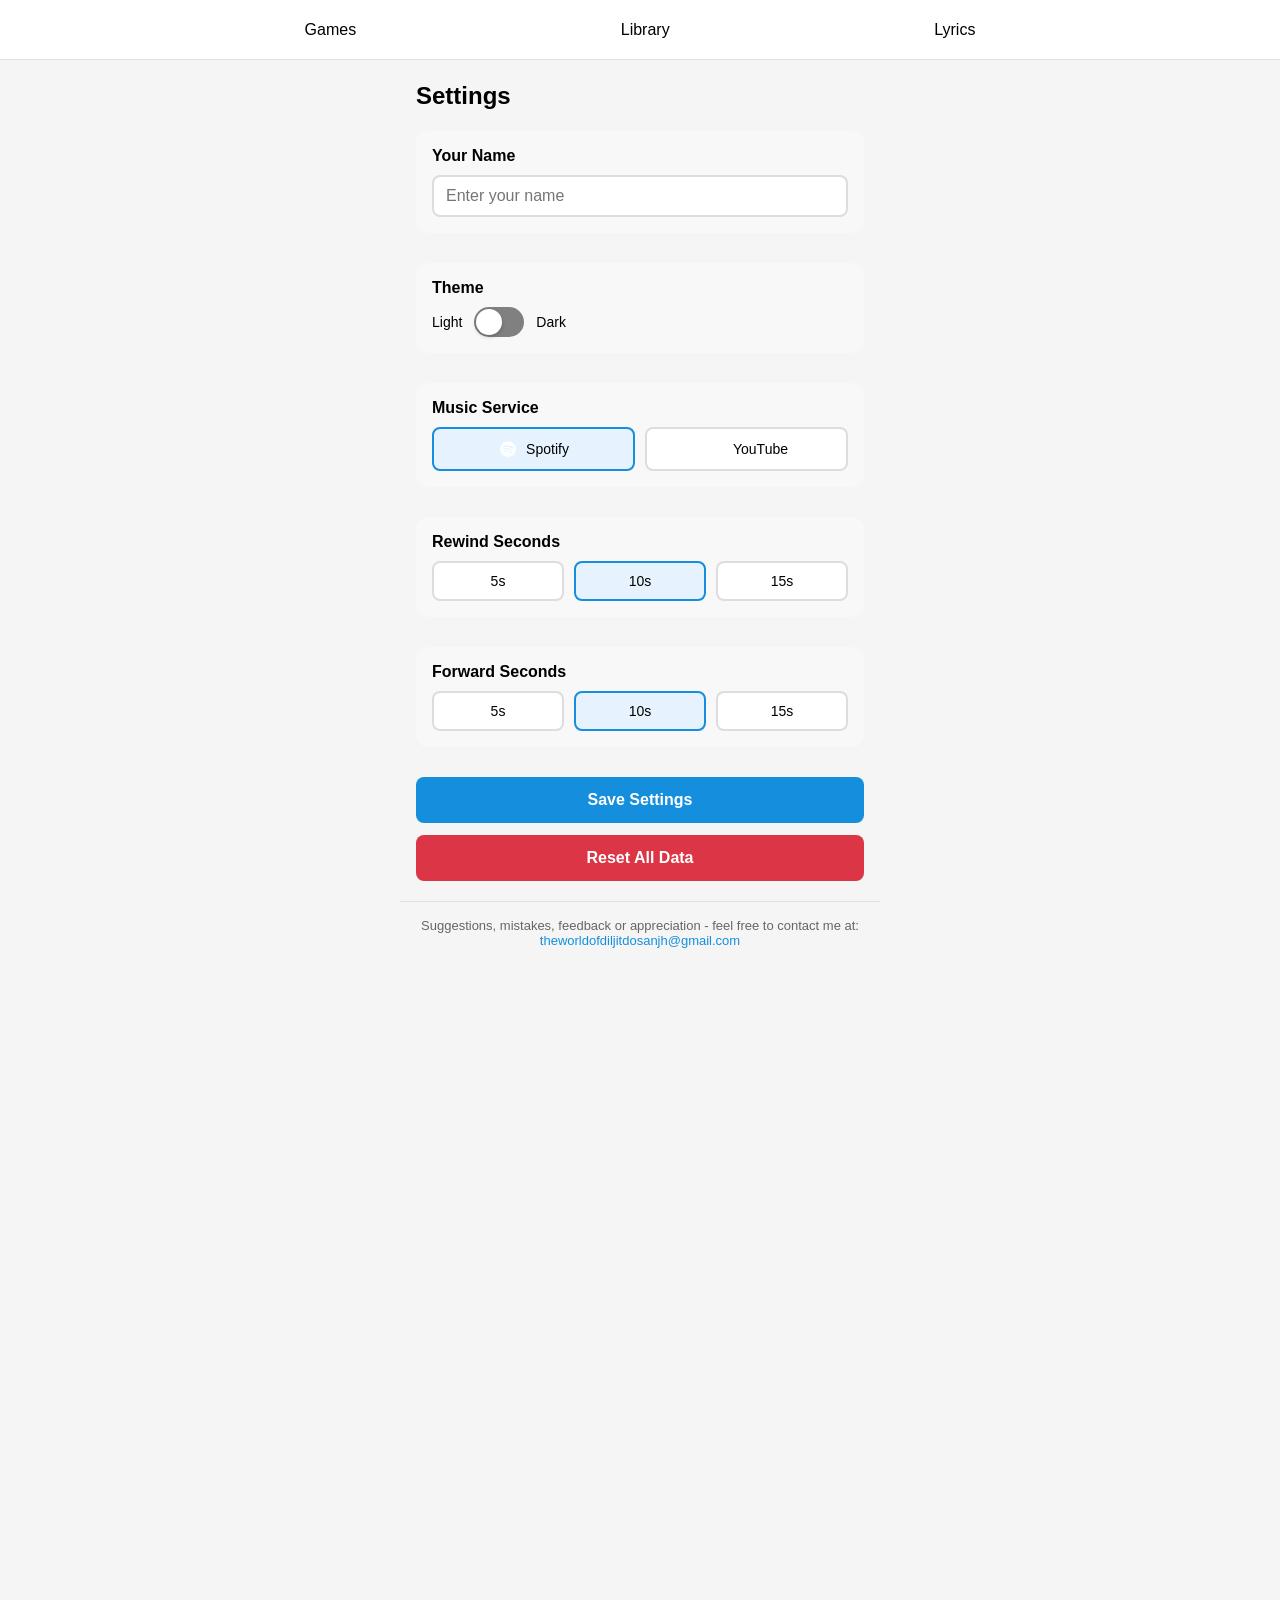
<file: index.html>
<!DOCTYPE html>
<html>
<head>
    <title>World of Diljit Dosanjh</title>
    <meta charset="UTF-8">
    <meta name="viewport" content="width=device-width, initial-scale=1.0">
    <meta http-equiv="refresh" content="0; url=mobile/index.html">
    <style>
        body {
            margin: 0;
            height: 100vh;
            display: flex;
            justify-content: center;
            align-items: center;
            flex-direction: column;
            font-family: Arial, sans-serif;
            background: #121212;
            color: #ffffff;
        }
        .loader {
            border: 4px solid #f3f3f3;
            border-top: 4px solid #158edd;
            border-radius: 50%;
            width: 40px;
            height: 40px;
            animation: spin 1s linear infinite;
            margin-bottom: 20px;
        }
        @keyframes spin {
            0% { transform: rotate(0deg); }
            100% { transform: rotate(360deg); }
        }
        a {
            color: #158edd;
            text-decoration: none;
        }
        a:hover {
            text-decoration: underline;
        }
    </style>
</head>
<body>
    <div class="loader"></div>
    <h2>Loading The World of Diljit Dosanjh...</h2>
    <p>If you are not redirected automatically, <a href="mobile/index.html">click here</a>.</p>
</body>
</html>
</file>
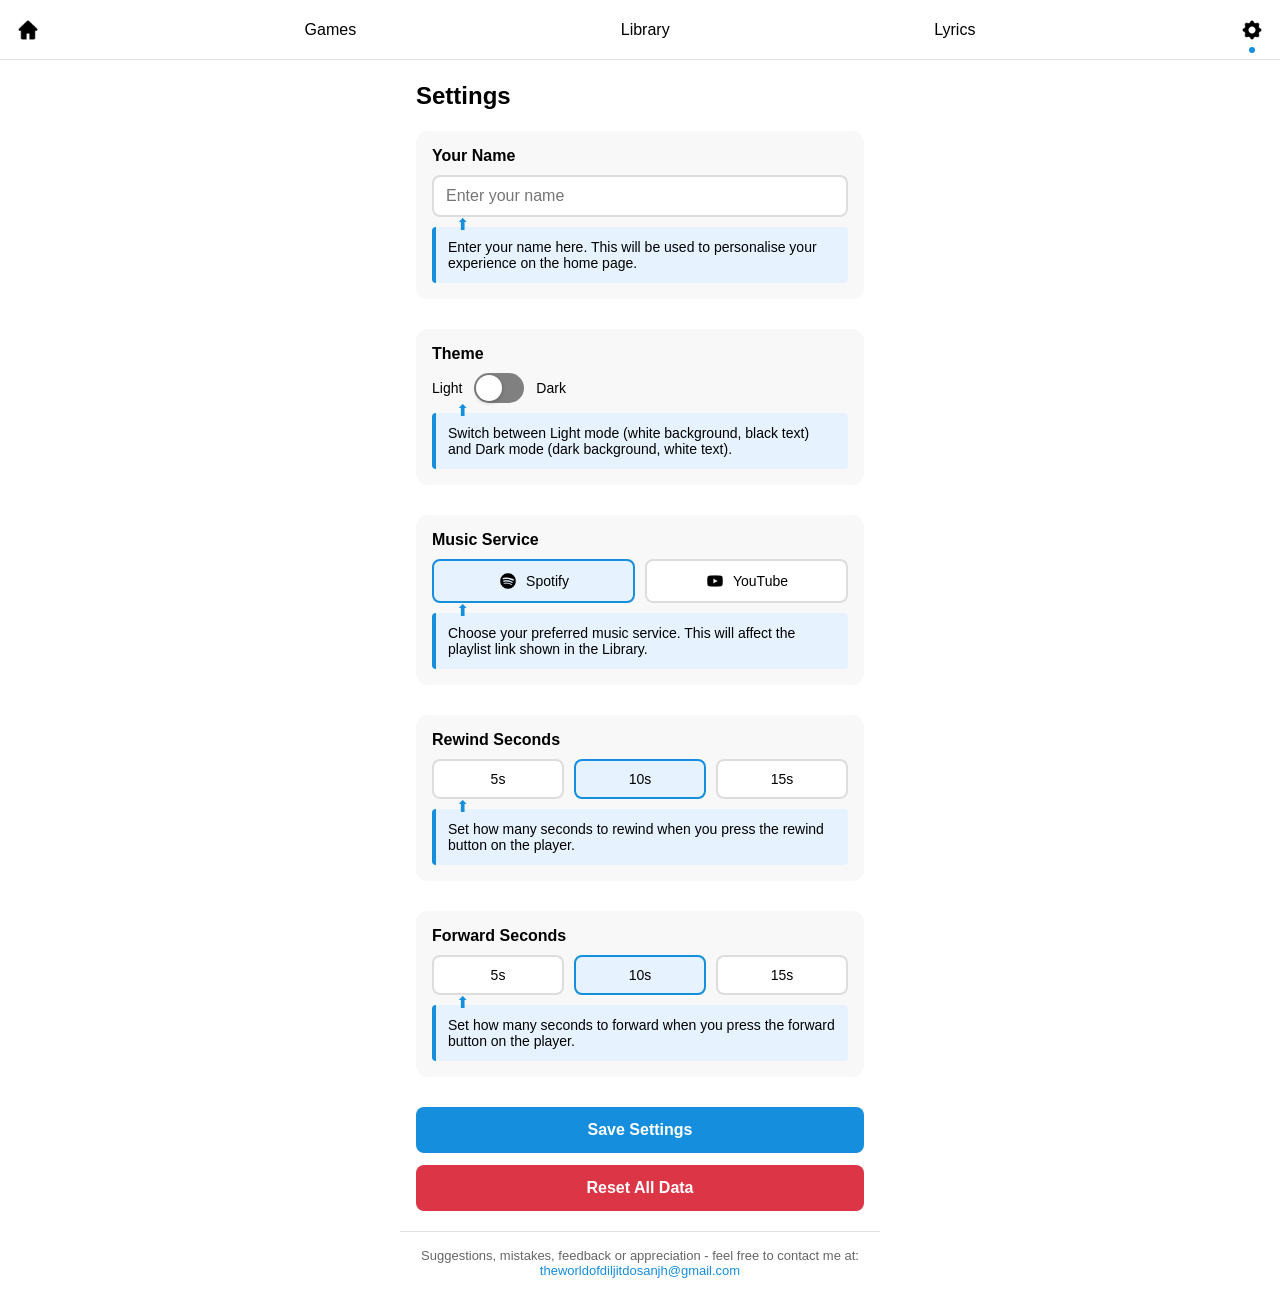
<file: mobile/index.html>
<!-- ============================================ -->
<!-- MOBILE VERSION - INDEX.HTML                   -->
<!-- ============================================ -->

<!DOCTYPE html>
<html lang="en">
<head>
    <meta charset="UTF-8">
    <meta name="viewport" content="width=device-width, initial-scale=1.0, maximum-scale=1.0, user-scalable=no">
    <title>World of Diljit Dosanjh</title>
    <link rel="stylesheet" href="style.css">
</head>
<body class="no-player">
    <!-- Sticky Header -->
    <header>
        <nav>
            <a href="index.html" class="nav-item active-text" data-page="home">
                <img src="images/icons/home.png" alt="Home" class="nav-icon">
            </a>
            <a href="main.html#games" class="nav-item" data-page="games">Games</a>
            <a href="main.html#library" class="nav-item" data-page="library">Library</a>
            <a href="main.html#lyrics" class="nav-item" data-page="lyrics">Lyrics</a>
            <a href="settings.html" class="nav-item" data-page="settings">
                <img src="images/icons/settings.png" alt="Settings" class="nav-icon">
            </a>
            <!-- Sliding dot for all header items -->
            <div class="slider-dot" id="slider-dot"></div>
        </nav>
    </header>

    <!-- Main Content -->
    <main>
        <section id="home-content">
            <div class="welcome-container">
                <h1>Welcome, <span id="user-name-display">Fan</span>, to</h1>
                <h1 class="website-title">The World of Diljit Dosanjh</h1>
            </div>
            
            <div class="content-block">
                <p>Diljit Dosanjh is a Punjabi singer, actor, and television personality. Known for his powerful voice and charismatic stage presence, he has become one of the most prominent figures in Punjabi music and cinema. With a career spanning over two decades, Diljit has released numerous hit albums and starred in critically acclaimed films, earning him a devoted global fanbase.</p>
            </div>
            
            <div class="content-block image-block">
                <img src="images/diljit.jpg" alt="Diljit Dosanjh" class="home-image">
            </div>
            
            <div class="content-block">
                <h2>About Me</h2>
                <p>I am his 7th biggest listener globally, in his top 0.001% of listeners, and have Diljit as my most streamed artist of all time.</p>
            </div>
            
            <div class="content-block image-block">
                <img src="images/proof.jpg" alt="Proof of 7th biggest listener" class="home-image">
            </div>
        </section>
    </main>

    <!-- Footer - Home Page Only -->
    <footer>
        <div class="footer-content">
            <p>Suggestions, mistakes, feedback or appreciation - feel free to contact me at: <a href="mailto:theworldofdiljitdosanjh@gmail.com">theworldofdiljitdosanjh@gmail.com</a></p>
        </div>
    </footer>

    <!-- Alert Popup - Single Button -->
    <div id="alert-overlay">
        <div id="alert-box">
            <p id="alert-message"></p>
            <div id="alert-buttons">
                <button id="alert-ok">OK</button>
            </div>
        </div>
    </div>

    <!-- Confirm Popup - Two Button -->
    <div id="confirm-overlay">
        <div id="confirm-box">
            <p id="confirm-message"></p>
            <div id="confirm-buttons">
                <button id="confirm-yes">Yes</button>
                <button id="confirm-no">No</button>
            </div>
        </div>
    </div>

    <script src="script.js"></script>
</body>
</html>
</file>
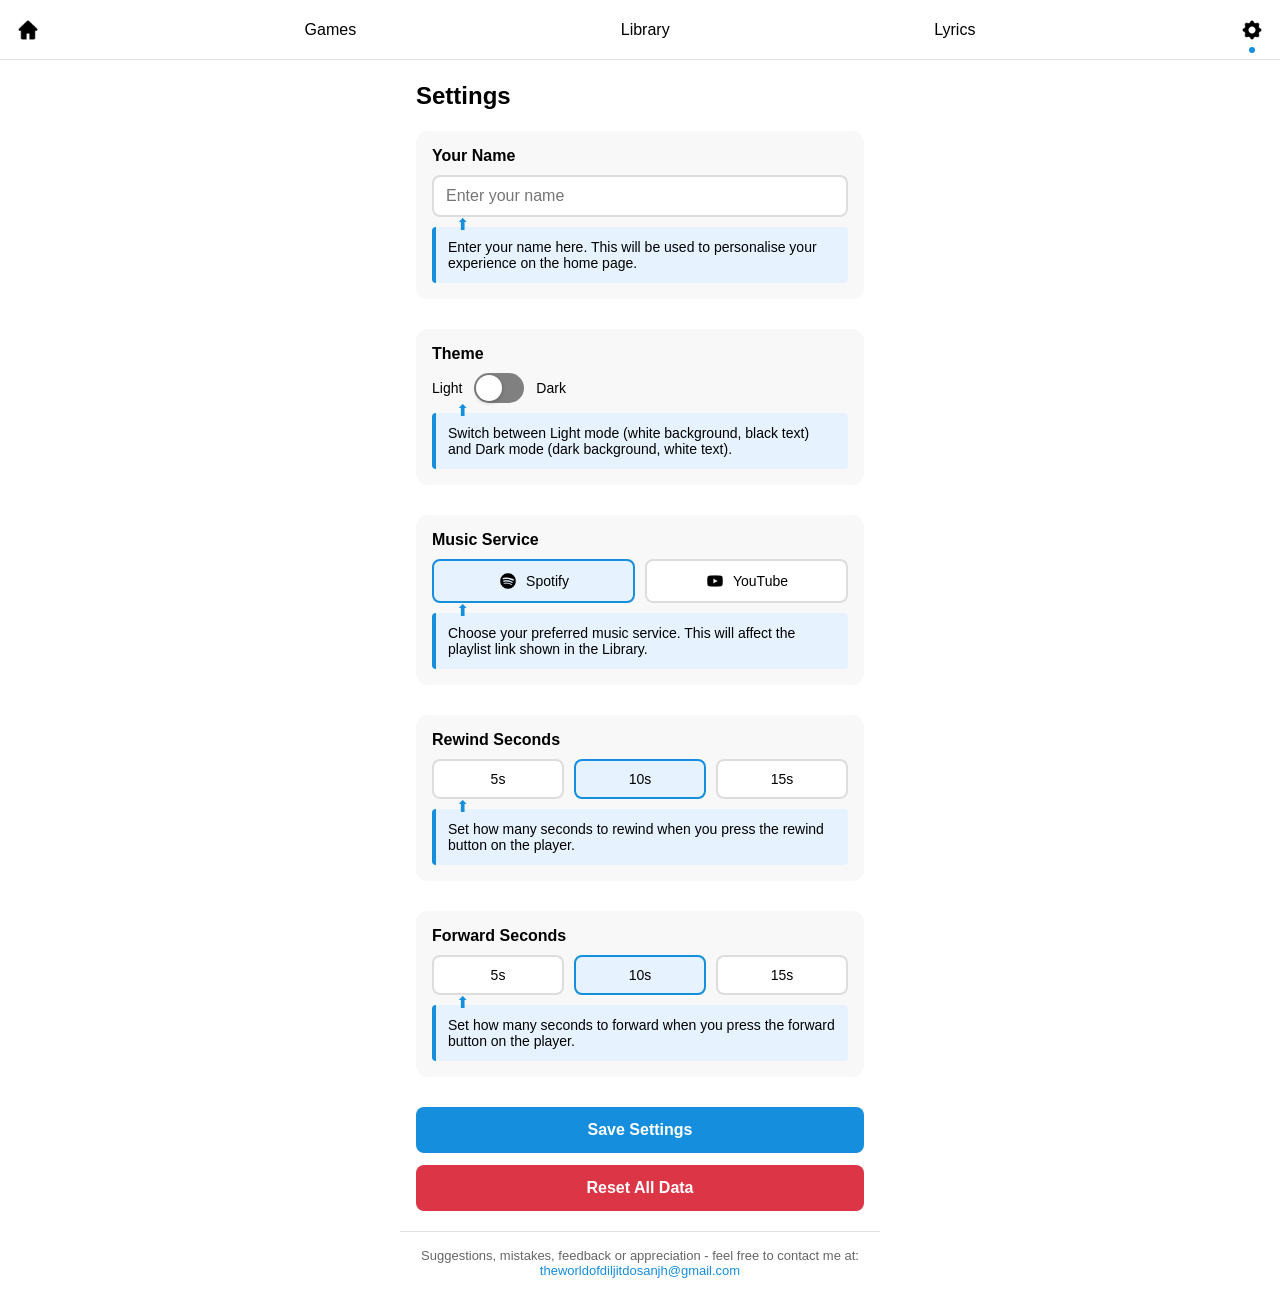
<file: mobile/main.html>
<!-- ============================================ -->
<!-- MOBILE VERSION - MAIN.HTML                   -->
<!-- ============================================ -->

<!DOCTYPE html>
<html lang="en">
<head>
    <meta charset="UTF-8">
    <meta name="viewport" content="width=device-width, initial-scale=1.0, maximum-scale=1.0, user-scalable=no">
    <title>Main - World of Diljit Dosanjh</title>
    <link rel="stylesheet" href="style.css">
</head>
<body class="has-player">
    <!-- Sticky Header -->
    <header>
        <nav>
            <a href="index.html" class="nav-item" data-page="home">
                <img src="images/icons/home.png" alt="Home" class="nav-icon">
            </a>
            <a href="#games" class="nav-item active-text" data-page="games">Games</a>
            <a href="#library" class="nav-item" data-page="library">Library</a>
            <a href="#lyrics" class="nav-item" data-page="lyrics">Lyrics</a>
            <a href="settings.html" class="nav-item" data-page="settings">
                <img src="images/icons/settings.png" alt="Settings" class="nav-icon">
            </a>
            <!-- Sliding dot for all header items -->
            <div class="slider-dot" id="slider-dot"></div>
        </nav>
    </header>

    <!-- Main Content -->
    <main>
        <!-- Games Section -->
        <section id="games" class="page-section active">
            <h2>Games</h2>
            <div id="games-container">
                <!-- Game boxes will be dynamically generated -->
                <p>Games coming soon...</p>
            </div>
        </section>

        <!-- Library Section -->
        <section id="library" class="page-section">
            <h2>Library</h2>
            <div id="library-container">
                <a href="#" id="playlist-link" target="_blank">Open playlist in Spotify</a>
                
                <div class="search-container">
                    <div class="search-input-wrapper">
                        <input type="text" id="search-input" placeholder="Search...">
                        <button type="button" id="search-clear" class="search-clear-btn">×</button>
                    </div>
                    <div class="search-dropdown" id="search-dropdown">
                        <button class="dropdown-toggle" id="search-toggle">
                            <span id="search-type-label">Search</span>
                            <img src="images/icons/dropdown.png" alt="Dropdown" class="dropdown-icon">
                        </button>
                        <ul class="dropdown-menu" id="search-menu">
                            <li data-search-type="song">Song</li>
                            <li data-search-type="album">Album</li>
                        </ul>
                    </div>
                    <div class="search-dropdown" id="sort-dropdown">
                        <button class="dropdown-toggle" id="sort-toggle">
                            <span id="sort-type-label">Sort</span>
                            <img src="images/icons/dropdown.png" alt="Dropdown" class="dropdown-icon">
                        </button>
                        <ul class="dropdown-menu" id="sort-menu">
                            <li data-sort-type="name">Name</li>
                            <li data-sort-type="date">Date</li>
                        </ul>
                    </div>
                </div>

                <div id="album-list">
                    <!-- Albums will be dynamically generated -->
                    <p>No songs loaded yet.</p>
                </div>
            </div>
        </section>

        <!-- Lyrics Section -->
        <section id="lyrics" class="page-section">
            <h2 id="lyrics-song-title">Select a song first</h2>
            <div class="lyrics-controls">
                <span class="sync-label">Autoscroll</span>
                <button type="button" class="info-icon" id="sync-info">i</button>
                <div class="toggle-switch" id="sync-toggle">
                    <div class="toggle-knob"></div>
                </div>
                <div class="info-box" id="sync-info-box">
                    <p><strong>Autoscroll ON</strong></p>
                    <p>Lyrics stay focused on the current line. Scrolling and tapping are disabled.</p>
                    <p><strong>Autoscroll OFF</strong></p>
                    <p>You can scroll freely. Tap any line to jump to that part of the song.</p>
                </div>
            </div>
            <div id="lyrics-container">
                <p id="lyrics-text">Select a song from the Library to see lyrics here.</p>
            </div>
        </section>
    </main>

    <!-- Player Controls - Only on main.html -->
    <div id="player-wrapper">
        <!-- Progress Bar - Top edge of player -->
        <div id="progress-wrapper">
            <div id="progress-border-fill"></div>
            <div id="progress-dot"></div>
        </div>
        <div id="player-controls">
            <!-- Top Row: Time | Song Name | Duration -->
            <div class="player-row-top">
                <span id="current-time">0:00</span>
                <span id="current-song-name">-</span>
                <span id="song-duration">0:00</span>
            </div>
            <!-- Bottom Row: Shuffle | Prev | Rew | Play | Fwd | Next | Loop -->
            <div class="player-row-bottom">
                <button id="shuffle-btn" class="player-btn">
                    <img src="images/icons/shuffle-off.png" alt="Shuffle" id="shuffle-icon">
                </button>
                <button id="prev-btn" class="player-btn">
                    <img src="images/icons/previous.png" alt="Previous">
                </button>
                <button id="rewind-btn" class="player-btn">
                    <img src="images/icons/rewind.png" alt="Rewind">
                </button>
                <button id="play-btn" class="player-btn play-btn-large">
                    <img src="images/icons/play.png" alt="Play" id="play-icon">
                </button>
                <button id="forward-btn" class="player-btn">
                    <img src="images/icons/forward.png" alt="Forward">
                </button>
                <button id="next-btn" class="player-btn">
                    <img src="images/icons/next.png" alt="Next">
                </button>
                <button id="loop-btn" class="player-btn">
                    <img src="images/icons/loop-off.png" alt="Loop" id="loop-icon">
                </button>
            </div>
        </div>
    </div>

    <!-- Popup - Music Stop Warning -->
    <div id="popup-overlay">
        <div id="popup-box">
            <p id="popup-message">Music will stop playing. Are you sure you want to leave?</p>
            <div id="popup-buttons">
                <button id="popup-continue">Continue</button>
                <button id="popup-stay">Stay</button>
            </div>
        </div>
    </div>

    <!-- Alert Popup - Single Button -->
    <div id="alert-overlay">
        <div id="alert-box">
            <p id="alert-message"></p>
            <div id="alert-buttons">
                <button id="alert-ok">OK</button>
            </div>
        </div>
    </div>

    <!-- Confirm Popup - Two Button -->
    <div id="confirm-overlay">
        <div id="confirm-box">
            <p id="confirm-message"></p>
            <div id="confirm-buttons">
                <button id="confirm-yes">Yes</button>
                <button id="confirm-no">No</button>
            </div>
        </div>
    </div>

    <script src="script.js"></script>
</body>
</html>
</file>
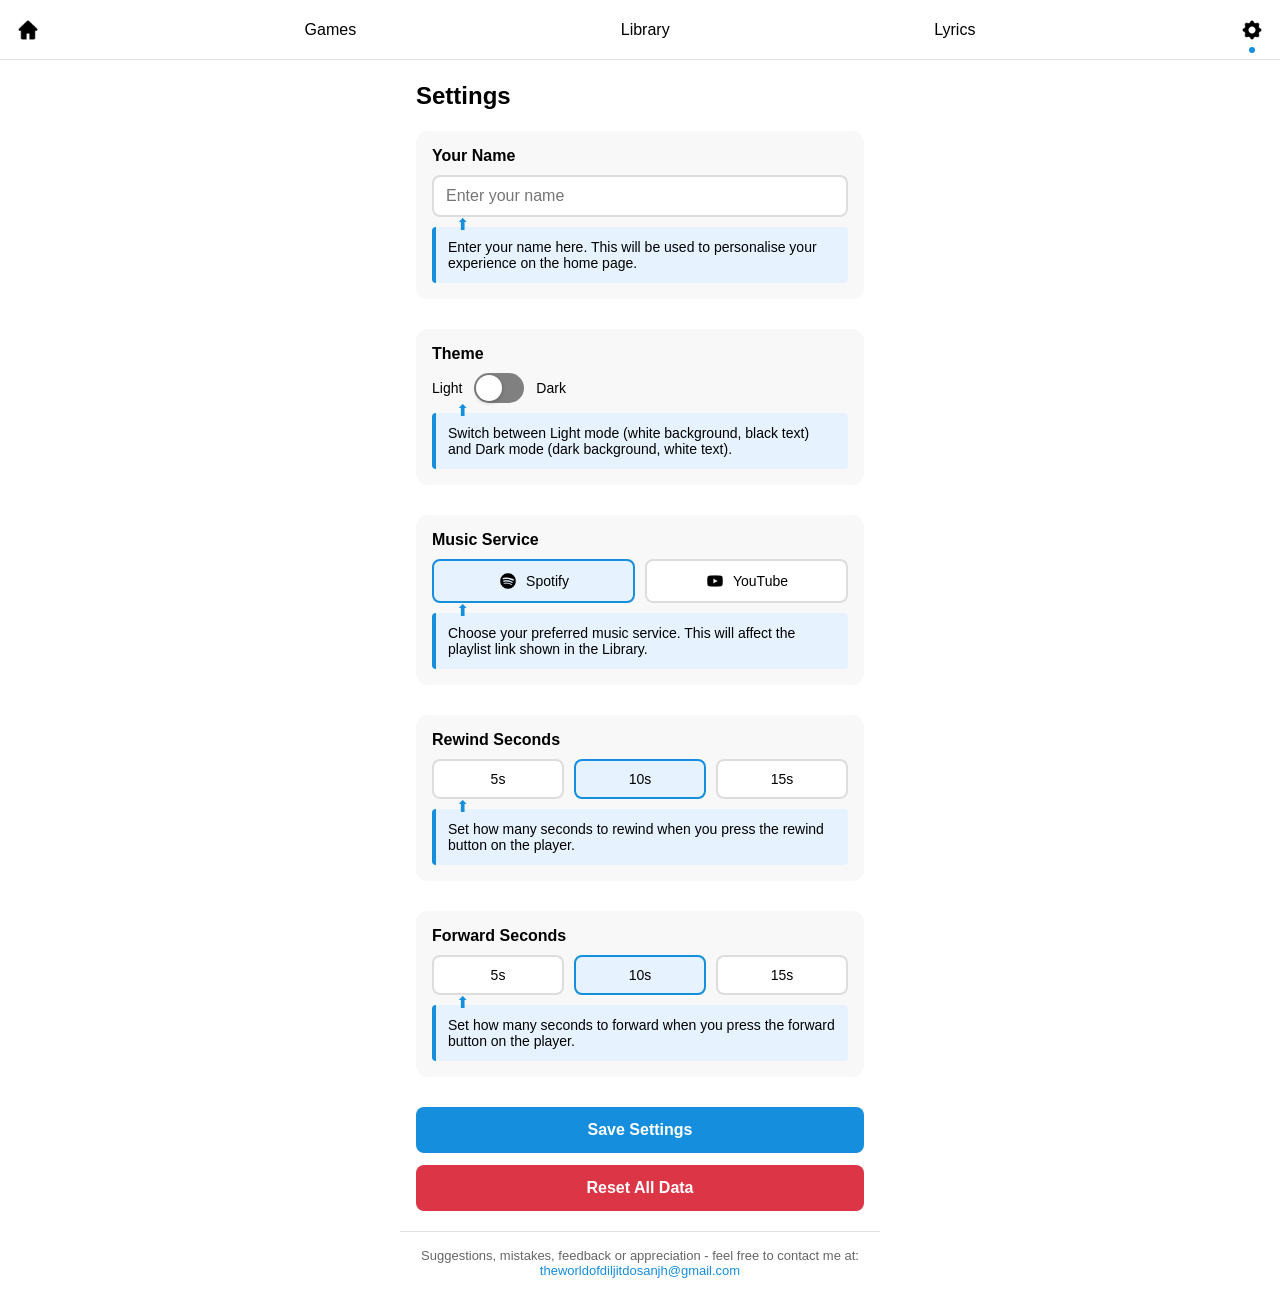
<file: mobile/settings.html>
<!-- ============================================ -->
<!-- MOBILE VERSION - SETTINGS.HTML               -->
<!-- ============================================ -->

<!DOCTYPE html>
<html lang="en">
<head>
    <meta charset="UTF-8">
    <meta name="viewport" content="width=device-width, initial-scale=1.0, maximum-scale=1.0, user-scalable=no">
    <title>Settings - World of Diljit Dosanjh</title>
    <link rel="stylesheet" href="style.css">
</head>
<body class="no-player">
    <!-- Sticky Header -->
    <header>
        <nav>
            <a href="index.html" class="nav-item" data-page="home">
                <img src="images/icons/home.png" alt="Home" class="nav-icon">
            </a>
            <a href="main.html#games" class="nav-item" data-page="games">Games</a>
            <a href="main.html#library" class="nav-item" data-page="library">Library</a>
            <a href="main.html#lyrics" class="nav-item" data-page="lyrics">Lyrics</a>
            <a href="settings.html" class="nav-item active-text" data-page="settings">
                <img src="images/icons/settings.png" alt="Settings" class="nav-icon">
            </a>
            <!-- Sliding dot for all header items -->
            <div class="slider-dot" id="slider-dot"></div>
        </nav>
    </header>

    <!-- Main Content -->
    <main>
        <section id="settings-content">
            <h1>Settings</h1>
            
            <div class="settings-group" id="name-setting">
                <label for="user-name">Your Name</label>
                <input type="text" id="user-name" placeholder="Enter your name" required>
                <div class="help-box" id="help-name">
                    <span class="help-arrow">⬆</span>
                    <p>Enter your name here. This will be used to personalise your experience on the home page.</p>
                </div>
            </div>

            <div class="settings-group" id="theme-setting">
                <label>Theme</label>
                <div class="toggle-container">
                    <span class="toggle-label">Light</span>
                    <div class="toggle-switch" id="theme-toggle">
                        <div class="toggle-knob"></div>
                    </div>
                    <span class="toggle-label">Dark</span>
                </div>
                <div class="help-box" id="help-theme">
                    <span class="help-arrow">⬆</span>
                    <p>Switch between Light mode (white background, black text) and Dark mode (dark background, white text).</p>
                </div>
            </div>

            <div class="settings-group" id="service-setting">
                <label>Music Service</label>
                <div class="service-selector">
                    <button class="service-btn active" data-service="spotify">
                        <img src="images/icons/spotify.png" alt="Spotify" class="service-icon">
                        Spotify
                    </button>
                    <button class="service-btn" data-service="youtube">
                        <img src="images/icons/youtube.png" alt="YouTube" class="service-icon">
                        YouTube
                    </button>
                </div>
                <div class="help-box" id="help-service">
                    <span class="help-arrow">⬆</span>
                    <p>Choose your preferred music service. This will affect the playlist link shown in the Library.</p>
                </div>
            </div>

            <div class="settings-group" id="rewind-setting">
                <label>Rewind Seconds</label>
                <div class="seconds-selector">
                    <button class="sec-btn" data-seconds="5">5s</button>
                    <button class="sec-btn active" data-seconds="10">10s</button>
                    <button class="sec-btn" data-seconds="15">15s</button>
                </div>
                <div class="help-box" id="help-rewind">
                    <span class="help-arrow">⬆</span>
                    <p>Set how many seconds to rewind when you press the rewind button on the player.</p>
                </div>
            </div>

            <div class="settings-group" id="forward-setting">
                <label>Forward Seconds</label>
                <div class="seconds-selector">
                    <button class="sec-btn" data-seconds="5">5s</button>
                    <button class="sec-btn active" data-seconds="10">10s</button>
                    <button class="sec-btn" data-seconds="15">15s</button>
                </div>
                <div class="help-box" id="help-forward">
                    <span class="help-arrow">⬆</span>
                    <p>Set how many seconds to forward when you press the forward button on the player.</p>
                </div>
            </div>

            <div class="settings-actions">
                <button id="save-settings" class="btn-primary">Save Settings</button>
                <button id="reset-settings" class="btn-danger">Reset All Data</button>
            </div>
        </section>
    </main>

    <!-- Footer - Settings Page Only -->
    <footer>
        <div class="footer-content">
            <p>Suggestions, mistakes, feedback or appreciation - feel free to contact me at: <a href="mailto:theworldofdiljitdosanjh@gmail.com">theworldofdiljitdosanjh@gmail.com</a></p>
        </div>
    </footer>

    <!-- Alert Popup - Single Button -->
    <div id="alert-overlay">
        <div id="alert-box">
            <p id="alert-message"></p>
            <div id="alert-buttons">
                <button id="alert-ok">OK</button>
            </div>
        </div>
    </div>

    <!-- Confirm Popup - Two Button -->
    <div id="confirm-overlay">
        <div id="confirm-box">
            <p id="confirm-message"></p>
            <div id="confirm-buttons">
                <button id="confirm-yes">Yes</button>
                <button id="confirm-no">No</button>
            </div>
        </div>
    </div>

    <script src="script.js"></script>
</body>
</html>
</file>
<file: mobile/style.css>
/* ============================================ */
/* MOBILE VERSION - STYLE.CSS                   */
/* ============================================ */

/* Reset and Base Styles */
* {
    margin: 0;
    padding: 0;
    box-sizing: border-box;
}

html, body {
    width: 100%;
    overflow-x: hidden;
    font-family: -apple-system, BlinkMacSystemFont, 'Segoe UI', Roboto, Oxygen, Ubuntu, sans-serif;
    background-color: #f5f5f5;
    color: #000000;
    min-height: 100vh;
    transition: background-color 0.3s, color 0.3s;
}

/* Pages with player (main.html) need padding */
body.has-player {
    padding-top: 60px;
    padding-bottom: 120px;
}

/* Pages without player (index.html, settings.html) */
body.no-player {
    padding-top: 60px;
    padding-bottom: 0;
    display: flex;
    flex-direction: column;
}

/* Light Mode (Default) */
body.light-mode {
    background-color: #ffffff;
    color: #000000;
}

body.light-mode header {
    background-color: #ffffff;
    border-bottom: 1px solid #e0e0e0;
}

body.light-mode .nav-item {
    color: #000000;
}

body.light-mode .nav-icon {
    filter: invert(1);
}

body.light-mode #player-controls {
    background-color: #ffffff;
}

body.light-mode .player-btn img {
    filter: invert(1);
}

body.light-mode .help-box {
    background-color: #e6f3ff;
    border-left: 4px solid #158edd;
    color: #000000;
}

body.light-mode .slider-dot {
    background-color: #158edd;
}

body.light-mode #progress-wrapper {
    background-color: #e0e0e0;
}

body.light-mode #progress-border-fill {
    background-color: #000000;
}

body.light-mode #progress-dot {
    background-color: #000000;
    border: 2px solid #ffffff;
}

/* Dark Mode */
body.dark-mode {
    background-color: #1a1a1a;
    color: #ffffff;
}

body.dark-mode header {
    background-color: #1a1a1a;
    border-bottom: 1px solid #333333;
}

body.dark-mode .nav-item {
    color: #ffffff;
}

body.dark-mode #player-controls {
    background-color: #1a1a1a;
}

body.dark-mode .help-box {
    background-color: #1a3a5a;
    border-left: 4px solid #158edd;
    color: #ffffff;
}

body.dark-mode .slider-dot {
    background-color: #158edd;
}

body.dark-mode #progress-wrapper {
    background-color: #444444;
}

body.dark-mode #progress-border-fill {
    background-color: #ffffff;
}

body.dark-mode #progress-dot {
    background-color: #ffffff;
    border: 2px solid #1a1a1a;
}

/* Sticky Header */
header {
    position: fixed;
    top: 0;
    left: 0;
    right: 0;
    z-index: 1000;
    background-color: #ffffff;
    border-bottom: 1px solid #e0e0e0;
    height: 60px;
    display: flex;
    align-items: center;
    transition: background-color 0.3s, border-color 0.3s;
    max-width: 100vw;
}

nav {
    display: flex;
    align-items: center;
    justify-content: space-between;
    width: 100%;
    padding: 0 16px;
    height: 100%;
    position: relative;
}

.nav-item {
    text-decoration: none;
    font-size: 16px;
    font-weight: 500;
    color: #000000;
    position: relative;
    padding: 4px 0;
    display: flex;
    align-items: center;
    justify-content: center;
    transition: color 0.3s;
    white-space: nowrap;
}

.nav-icon {
    width: 24px;
    height: 24px;
    display: block;
}

/* Active color for text items */
.nav-item.active-text {
    color: #158edd;
}

/* Sliding Dot - Moves between ALL header items */
.slider-dot {
    position: absolute;
    bottom: 6px;
    width: 6px;
    height: 6px;
    border-radius: 50%;
    background-color: #158edd;
    transition: left 0.3s cubic-bezier(0.25, 0.46, 0.45, 0.94);
    display: none;
    pointer-events: none;
    z-index: 1;
}

.slider-dot.visible {
    display: block;
}

/* Remove individual dots from nav items - they're all handled by slider now */
.nav-item .active-dot {
    display: none !important;
}

/* Main Content */
main {
    max-width: 480px;
    margin: 0 auto;
    padding: 20px 16px;
    width: 100%;
    overflow-x: visible;
    flex: 1;
}

h1, h2 {
    margin-bottom: 20px;
    font-weight: 600;
}

h1 {
    font-size: 24px;
    line-height: 1.3;
}

h2 {
    font-size: 20px;
}

/* Home Page Styles */
.welcome-container {
    text-align: center;
    margin-bottom: 30px;
}

.welcome-container h1 {
    margin-bottom: 4px;
}

.website-title {
    color: #158edd;
    font-size: 28px;
    letter-spacing: 1px;
}

#user-name-display {
    font-weight: 600;
}

.content-block {
    margin-bottom: 30px;
}

.content-block p {
    line-height: 1.6;
    font-size: 16px;
}

.image-block {
    text-align: center;
}

.home-image {
    max-width: 100%;
    height: auto;
    border-radius: 12px;
    box-shadow: 0 4px 12px rgba(0,0,0,0.1);
}

/* Footer - Home and Settings Pages */
footer {
    text-align: center;
    padding: 16px 16px 12px;
    color: #666666;
    font-size: 13px;
    border-top: 1px solid #e0e0e0;
    width: 100%;
    max-width: 480px;
    margin: 0 auto;
    flex-shrink: 0;
    background-color: inherit;
}

footer a {
    color: #158edd;
    text-decoration: none;
}

footer a:hover {
    text-decoration: underline;
}

body.dark-mode footer {
    color: #888888;
    border-top-color: #333333;
}

body.dark-mode footer a {
    color: #158edd;
}

/* Settings Page Styles */
.settings-group {
    margin-bottom: 30px;
    padding: 16px;
    background-color: #f8f8f8;
    border-radius: 12px;
    position: relative;
}

body.dark-mode .settings-group {
    background-color: #2a2a2a;
}

.settings-group label {
    display: block;
    font-weight: 600;
    margin-bottom: 10px;
    font-size: 16px;
}

.settings-group input[type="text"] {
    width: 100%;
    padding: 10px 12px;
    border: 2px solid #ddd;
    border-radius: 8px;
    font-size: 16px;
    background-color: #ffffff;
    color: #000000;
}

body.dark-mode .settings-group input[type="text"] {
    background-color: #333333;
    color: #ffffff;
    border-color: #555555;
}

/* Toggle Switch */
.toggle-container {
    display: flex;
    align-items: center;
    gap: 12px;
}

.toggle-switch {
    width: 50px;
    height: 30px;
    background-color: #808080;
    border-radius: 15px;
    cursor: pointer;
    position: relative;
    transition: background-color 0.3s;
    flex-shrink: 0;
}

.toggle-switch.active {
    background-color: #158edd;
}

.toggle-knob {
    width: 26px;
    height: 26px;
    background-color: #ffffff;
    border-radius: 50%;
    position: absolute;
    top: 2px;
    left: 2px;
    transition: transform 0.3s;
    box-shadow: 0 2px 4px rgba(0,0,0,0.2);
}

.toggle-switch.active .toggle-knob {
    transform: translateX(20px);
}

.toggle-label {
    font-size: 14px;
}

/* Service Selector */
.service-selector {
    display: flex;
    gap: 10px;
}

.service-btn {
    flex: 1;
    padding: 10px;
    border: 2px solid #ddd;
    border-radius: 8px;
    background-color: #ffffff;
    cursor: pointer;
    display: flex;
    align-items: center;
    justify-content: center;
    gap: 8px;
    font-size: 14px;
    font-weight: 500;
    transition: all 0.3s;
}

body.dark-mode .service-btn {
    background-color: #333333;
    border-color: #555555;
    color: #ffffff;
}

.service-btn.active {
    border-color: #158edd;
    background-color: #e6f3ff;
}

body.dark-mode .service-btn.active {
    background-color: #1a3a5a;
}

.service-icon {
    width: 20px;
    height: 20px;
}

body.light-mode .service-icon {
    filter: invert(1);
}

/* Seconds Selector */
.seconds-selector {
    display: flex;
    gap: 10px;
}

.sec-btn {
    flex: 1;
    padding: 10px;
    border: 2px solid #ddd;
    border-radius: 8px;
    background-color: #ffffff;
    cursor: pointer;
    font-size: 14px;
    font-weight: 500;
    transition: all 0.3s;
}

body.dark-mode .sec-btn {
    background-color: #333333;
    border-color: #555555;
    color: #ffffff;
}

.sec-btn.active {
    border-color: #158edd;
    background-color: #e6f3ff;
}

body.dark-mode .sec-btn.active {
    background-color: #1a3a5a;
}

/* Settings Actions */
.settings-actions {
    display: flex;
    flex-direction: column;
    gap: 12px;
    margin-top: 20px;
}

.btn-primary, .btn-danger {
    padding: 14px;
    border: none;
    border-radius: 8px;
    font-size: 16px;
    font-weight: 600;
    cursor: pointer;
    transition: opacity 0.3s;
}

.btn-primary {
    background-color: #158edd;
    color: #ffffff;
}

.btn-primary:hover {
    opacity: 0.9;
}

.btn-danger {
    background-color: #dc3545;
    color: #ffffff;
}

.btn-danger:hover {
    opacity: 0.9;
}

/* Help Boxes */
.help-box {
    background-color: #e6f3ff;
    border-left: 4px solid #158edd;
    padding: 12px;
    margin-top: 10px;
    border-radius: 4px;
    position: relative;
    font-size: 14px;
    display: none;
}

.help-box.visible {
    display: block;
}

.help-box .help-arrow {
    position: absolute;
    top: -12px;
    left: 20px;
    font-size: 16px;
    color: #158edd;
}

body.dark-mode .help-box {
    background-color: #1a3a5a;
    border-left-color: #158edd;
    color: #ffffff;
}

body.dark-mode .help-box .help-arrow {
    color: #158edd;
}

/* Main Page Sections */
.page-section {
    display: none;
}

.page-section.active {
    display: block;
}

/* ============================================ */
/* PLAYER WRAPPER - Fixed at bottom             */
/* ============================================ */

#player-wrapper {
    position: fixed;
    bottom: 0;
    left: 0;
    right: 0;
    z-index: 998;
}

/* ============================================ */
/* PROGRESS BAR - ABOVE PLAYER                  */
/* ============================================ */

#progress-wrapper {
    position: relative;
    width: 100%;
    height: 4px;
    background-color: #e0e0e0;
}

body.dark-mode #progress-wrapper {
    background-color: #444444;
}

#progress-border-fill {
    height: 100%;
    width: 0%;
    background-color: #000000;
    transition: width 0.1s linear;
    pointer-events: none;
}

body.dark-mode #progress-border-fill {
    background-color: #ffffff;
}

#progress-dot {
    position: absolute;
    top: 50%;
    width: 14px;
    height: 14px;
    background-color: #000000;
    border-radius: 50%;
    border: 2px solid #ffffff;
    box-shadow: 0 1px 4px rgba(0,0,0,0.3);
    display: none;
    cursor: grab;
    touch-action: none;
    z-index: 1000;
    transform: translate(-50%, -50%);
    left: 0%;
}

body.dark-mode #progress-dot {
    background-color: #ffffff;
    border: 2px solid #1a1a1a;
}

#progress-dot.visible {
    display: block;
}

#progress-dot:active {
    cursor: grabbing;
}

/* Remove old progress styles */
#progress-container,
#progress-bar,
#progress-filled {
    display: none;
}

/* ============================================ */
/* PLAYER CONTROLS                             */
/* ============================================ */

#player-controls {
    background-color: #ffffff;
    padding: 10px 16px 12px;
    transition: background-color 0.3s, border-color 0.3s;
    max-width: 100vw;
    border-top: none;
}

body.dark-mode #player-controls {
    background-color: #1a1a1a;
}

.player-row-top {
    display: flex;
    align-items: center;
    justify-content: space-between;
    margin-bottom: 6px;
    padding: 0 4px;
}

.player-row-bottom {
    display: flex;
    align-items: center;
    justify-content: space-around;
    padding: 0 4px;
}

#current-time {
    font-size: 12px;
    font-weight: 500;
    color: #666666;
    min-width: 32px;
    text-align: left;
}

body.dark-mode #current-time {
    color: #999999;
}

#current-song-name {
    font-size: 14px;
    font-weight: 500;
    text-align: center;
    flex: 1;
    overflow: hidden;
    text-overflow: ellipsis;
    white-space: nowrap;
    padding: 0 8px;
}

#song-duration {
    font-size: 12px;
    font-weight: 500;
    color: #666666;
    min-width: 32px;
    text-align: right;
}

body.dark-mode #song-duration {
    color: #999999;
}

/* Player Buttons */
.player-btn {
    background: none;
    border: none;
    cursor: pointer;
    padding: 4px;
    display: flex;
    align-items: center;
    justify-content: center;
    opacity: 0.7;
    transition: opacity 0.3s;
}

.player-btn:hover {
    opacity: 1;
}

.player-btn img {
    width: 24px;
    height: 24px;
    display: block;
}

.play-btn-large img {
    width: 36px;
    height: 36px;
}

/* Library Styles */
#playlist-link {
    display: inline-block;
    margin-bottom: 20px;
    color: #158edd;
    text-decoration: none;
    font-weight: 600;
}

#playlist-link:hover {
    text-decoration: underline;
}

#library-container {
    overflow: visible;
}

.search-container {
    display: flex;
    gap: 10px;
    margin-bottom: 20px;
    position: relative;
}

.search-input-wrapper {
    flex: 1;
    position: relative;
    min-width: 0;
    display: flex;
}

#search-input {
    flex: 1;
    padding: 10px 36px 10px 12px;
    border: 2px solid #ddd;
    border-radius: 8px;
    font-size: 16px;
    background-color: #ffffff;
    color: #000000;
    min-width: 0;
    width: 100%;
}

body.dark-mode #search-input {
    background-color: #333333;
    color: #ffffff;
    border-color: #555555;
}

.search-clear-btn {
    position: absolute;
    right: 8px;
    top: 50%;
    transform: translateY(-50%);
    width: 22px;
    height: 22px;
    border: none;
    background: none;
    color: #999999;
    font-size: 20px;
    line-height: 1;
    cursor: pointer;
    padding: 0;
    display: none;
    align-items: center;
    justify-content: center;
    border-radius: 50%;
    transition: color 0.2s, background-color 0.2s;
}

.search-clear-btn:hover {
    color: #666666;
    background-color: rgba(0, 0, 0, 0.05);
}

body.dark-mode .search-clear-btn {
    color: #999999;
}

body.dark-mode .search-clear-btn:hover {
    color: #ffffff;
    background-color: rgba(255, 255, 255, 0.1);
}

.search-clear-btn.visible {
    display: flex;
}

.search-dropdown {
    position: relative;
    min-width: 80px;
    flex-shrink: 0;
    z-index: 100;
}

.dropdown-toggle {
    width: 100%;
    padding: 10px 10px;
    border: 2px solid #ddd;
    border-radius: 8px;
    background-color: #ffffff;
    cursor: pointer;
    display: flex;
    align-items: center;
    justify-content: center;
    gap: 6px;
    font-size: 14px;
    white-space: nowrap;
}

body.dark-mode .dropdown-toggle {
    background-color: #333333;
    color: #ffffff;
    border-color: #555555;
}

.dropdown-icon {
    width: 16px;
    height: 16px;
    flex-shrink: 0;
}

body.light-mode .dropdown-icon {
    filter: invert(1);
}

.dropdown-menu {
    display: none;
    position: absolute;
    top: 100%;
    left: 0;
    right: 0;
    background-color: #ffffff;
    border: 1px solid #ddd;
    border-radius: 8px;
    margin-top: 4px;
    list-style: none;
    padding: 4px 0;
    z-index: 999;
    box-shadow: 0 4px 12px rgba(0,0,0,0.1);
    overflow: visible;
}

body.dark-mode .dropdown-menu {
    background-color: #333333;
    border-color: #555555;
}

.dropdown-menu.show {
    display: block;
}

.dropdown-menu li {
    padding: 10px 12px;
    cursor: pointer;
    transition: background-color 0.2s;
    font-size: 13px;
}

.dropdown-menu li:hover {
    background-color: #f0f0f0;
}

body.dark-mode .dropdown-menu li:hover {
    background-color: #444444;
}

/* Album Styles */
.album-container {
    background-color: #f8f8f8;
    border-radius: 12px;
    padding: 16px;
    margin-bottom: 20px;
}

body.dark-mode .album-container {
    background-color: #2a2a2a;
}

.album-header {
    display: flex;
    gap: 16px;
    margin-bottom: 16px;
    align-items: center;
}

.album-art {
    width: 80px;
    height: 80px;
    border-radius: 8px;
    object-fit: cover;
    flex-shrink: 0;
}

.album-info {
    flex: 1;
    min-width: 0;
}

.album-name {
    font-size: 18px;
    font-weight: 600;
    word-break: break-word;
}

.album-meta {
    font-size: 14px;
    color: #666666;
}

body.dark-mode .album-meta {
    color: #999999;
}

.song-table {
    width: 100%;
    border-collapse: collapse;
    font-size: 14px;
}

.song-table th {
    text-align: left;
    padding: 8px 4px;
    border-bottom: 2px solid #ddd;
    font-weight: 600;
}

.song-table th:last-child {
    text-align: right;
}

body.dark-mode .song-table th {
    border-bottom-color: #444444;
}

.song-table td {
    padding: 8px 4px;
    border-bottom: 1px solid #eee;
}

.song-table td:last-child {
    text-align: right;
    font-variant-numeric: tabular-nums;
    min-width: 40px;
    white-space: nowrap;
}

body.dark-mode .song-table td {
    border-bottom-color: #333333;
}

.song-table .song-name {
    cursor: pointer;
    color: #158edd;
}

.song-table .song-name:hover {
    text-decoration: underline;
}

/* Lyrics Styles */
.lyrics-controls {
    display: flex;
    align-items: center;
    gap: 12px;
    margin-bottom: 20px;
    position: relative;
}

.sync-label {
    font-weight: 600;
    font-size: 16px;
}

/* Info icon */
.info-icon {
    width: 20px;
    height: 20px;
    border-radius: 50%;
    border: 1.5px solid #999999;
    background-color: transparent;
    color: #999999;
    font-size: 13px;
    font-weight: 600;
    font-style: italic;
    font-family: Georgia, serif;
    line-height: 1;
    cursor: pointer;
    padding: 0;
    display: flex;
    align-items: center;
    justify-content: center;
    transition: color 0.2s, border-color 0.2s;
    flex-shrink: 0;
}

.info-icon:hover {
    color: #666666;
    border-color: #666666;
}

body.dark-mode .info-icon {
    color: #999999;
    border-color: #999999;
}

body.dark-mode .info-icon:hover {
    color: #ffffff;
    border-color: #ffffff;
}

/* Info box */
.info-box {
    position: absolute;
    top: 100%;
    left: 0;
    right: 0;
    background-color: #ffffff;
    border: 1px solid #ddd;
    border-radius: 8px;
    padding: 12px 14px;
    margin-top: 8px;
    font-size: 13px;
    line-height: 1.5;
    z-index: 100;
    box-shadow: 0 4px 12px rgba(0, 0, 0, 0.1);
    display: none;
}

.info-box.visible {
    display: block;
}

.info-box p {
    margin: 0 0 8px 0;
    font-size: 13px;
}

.info-box p:last-child {
    margin-bottom: 0;
}

.info-box strong {
    font-weight: 600;
}

body.dark-mode .info-box {
    background-color: #333333;
    border-color: #555555;
    color: #ffffff;
    box-shadow: 0 4px 12px rgba(0, 0, 0, 0.3);
}

#lyrics-container {
    max-height: 400px;
    overflow-y: auto;
    padding: 16px;
    background-color: #f8f8f8;
    border-radius: 12px;
    line-height: 2;
    font-size: 16px;
    -webkit-overflow-scrolling: touch;
}

body.dark-mode #lyrics-container {
    background-color: #2a2a2a;
}

.lyrics-sync-on {
    overflow: hidden;
}

.lyrics-line {
    padding: 4px 0;
    transition: color 0.3s;
}

.lyrics-line.active {
    color: #158edd;
}

/* Lyric lines are tappable only when sync is off */
#lyrics-container:not(.lyrics-sync-on) .lyrics-line[data-time] {
    cursor: pointer;
}

#lyrics-container:not(.lyrics-sync-on) .lyrics-line[data-time]:hover {
    opacity: 0.7;
}

/* Responsive Scaling for Mobile - Prevent Zoom */
@media screen and (max-width: 480px) {
    body.has-player {
        padding-top: 56px;
        padding-bottom: 110px;
    }
    
    body.no-player {
        padding-top: 56px;
        padding-bottom: 0;
    }
    
    header {
        height: 56px;
    }
    
    nav {
        padding: 0 12px;
    }
    
    .nav-item {
        font-size: 13px;
    }
    
    .nav-icon {
        width: 20px;
        height: 20px;
    }
    
    main {
        padding: 16px 12px;
    }
    
    h1 {
        font-size: 20px;
    }
    
    .website-title {
        font-size: 24px;
    }
    
    h2 {
        font-size: 18px;
    }
    
    .content-block p {
        font-size: 14px;
    }
    
    .settings-group {
        padding: 12px;
    }
    
    .player-btn img {
        width: 20px;
        height: 20px;
    }
    
    .play-btn-large img {
        width: 30px;
        height: 30px;
    }
    
    #player-controls {
        padding: 8px 12px;
    }
    
    .album-art {
        width: 60px;
        height: 60px;
    }
    
    .search-dropdown {
        min-width: 70px;
        z-index: 100;
    }
    
    footer {
        padding: 12px 16px 10px;
        font-size: 12px;
    }

    #progress-wrapper {
        height: 3px;
    }
    
    #progress-dot {
        width: 12px;
        height: 12px;
    }
}

/* Prevent any horizontal scroll */
img, iframe, video, canvas, svg {
    max-width: 100%;
}

/* ============================================ */
/* POPUP - Music Stop Warning                   */
/* ============================================ */

#popup-overlay {
    position: fixed;
    top: 0;
    left: 0;
    right: 0;
    bottom: 0;
    background-color: rgba(0, 0, 0, 0.5);
    display: none;
    align-items: center;
    justify-content: center;
    z-index: 2000;
    padding: 20px;
}

#popup-overlay.visible {
    display: flex;
}

#popup-box {
    background-color: #ffffff;
    border-radius: 12px;
    padding: 24px 20px;
    max-width: 320px;
    width: 100%;
    text-align: center;
    box-shadow: 0 8px 24px rgba(0, 0, 0, 0.2);
}

body.dark-mode #popup-box {
    background-color: #2a2a2a;
}

#popup-message {
    font-size: 16px;
    font-weight: 500;
    margin-bottom: 20px;
    line-height: 1.5;
}

#popup-buttons {
    display: flex;
    gap: 10px;
}

#popup-buttons button {
    flex: 1;
    padding: 12px;
    border: none;
    border-radius: 8px;
    font-size: 15px;
    font-weight: 600;
    cursor: pointer;
    transition: opacity 0.3s;
}

#popup-continue {
    background-color: #158edd;
    color: #ffffff;
}

#popup-continue:hover {
    opacity: 0.9;
}

#popup-stay {
    background-color: #808080;
    color: #ffffff;
}

#popup-stay:hover {
    opacity: 0.9;
}

/* ============================================ */
/* ALERT POPUP - Single Button Notifications    */
/* ============================================ */

#alert-overlay {
    position: fixed;
    top: 0;
    left: 0;
    right: 0;
    bottom: 0;
    background-color: rgba(0, 0, 0, 0.5);
    display: none;
    align-items: center;
    justify-content: center;
    z-index: 2000;
    padding: 20px;
}

#alert-overlay.visible {
    display: flex;
}

#alert-box {
    background-color: #ffffff;
    border-radius: 12px;
    padding: 24px 20px;
    max-width: 320px;
    width: 100%;
    text-align: center;
    box-shadow: 0 8px 24px rgba(0, 0, 0, 0.2);
}

body.dark-mode #alert-box {
    background-color: #2a2a2a;
}

#alert-message {
    font-size: 16px;
    font-weight: 500;
    margin-bottom: 20px;
    line-height: 1.5;
}

#alert-buttons {
    display: flex;
    gap: 10px;
}

#alert-buttons button {
    flex: 1;
    padding: 12px;
    border: none;
    border-radius: 8px;
    font-size: 15px;
    font-weight: 600;
    cursor: pointer;
    transition: opacity 0.3s;
}

#alert-ok {
    background-color: #158edd;
    color: #ffffff;
}

#alert-ok:hover {
    opacity: 0.9;
}

/* ============================================ */
/* CONFIRM POPUP - Two Button Dialog            */
/* ============================================ */

#confirm-overlay {
    position: fixed;
    top: 0;
    left: 0;
    right: 0;
    bottom: 0;
    background-color: rgba(0, 0, 0, 0.5);
    display: none;
    align-items: center;
    justify-content: center;
    z-index: 2000;
    padding: 20px;
}

#confirm-overlay.visible {
    display: flex;
}

#confirm-box {
    background-color: #ffffff;
    border-radius: 12px;
    padding: 24px 20px;
    max-width: 320px;
    width: 100%;
    text-align: center;
    box-shadow: 0 8px 24px rgba(0, 0, 0, 0.2);
}

body.dark-mode #confirm-box {
    background-color: #2a2a2a;
}

#confirm-message {
    font-size: 16px;
    font-weight: 500;
    margin-bottom: 20px;
    line-height: 1.5;
}

#confirm-buttons {
    display: flex;
    gap: 10px;
}

#confirm-buttons button {
    flex: 1;
    padding: 12px;
    border: none;
    border-radius: 8px;
    font-size: 15px;
    font-weight: 600;
    cursor: pointer;
    transition: opacity 0.3s;
}

#confirm-yes {
    background-color: #158edd;
    color: #ffffff;
}

#confirm-yes:hover {
    opacity: 0.9;
}

#confirm-yes.danger {
    background-color: #dc3545;
}

#confirm-no {
    background-color: #808080;
    color: #ffffff;
}

#confirm-no:hover {
    opacity: 0.9;
}
</file>
